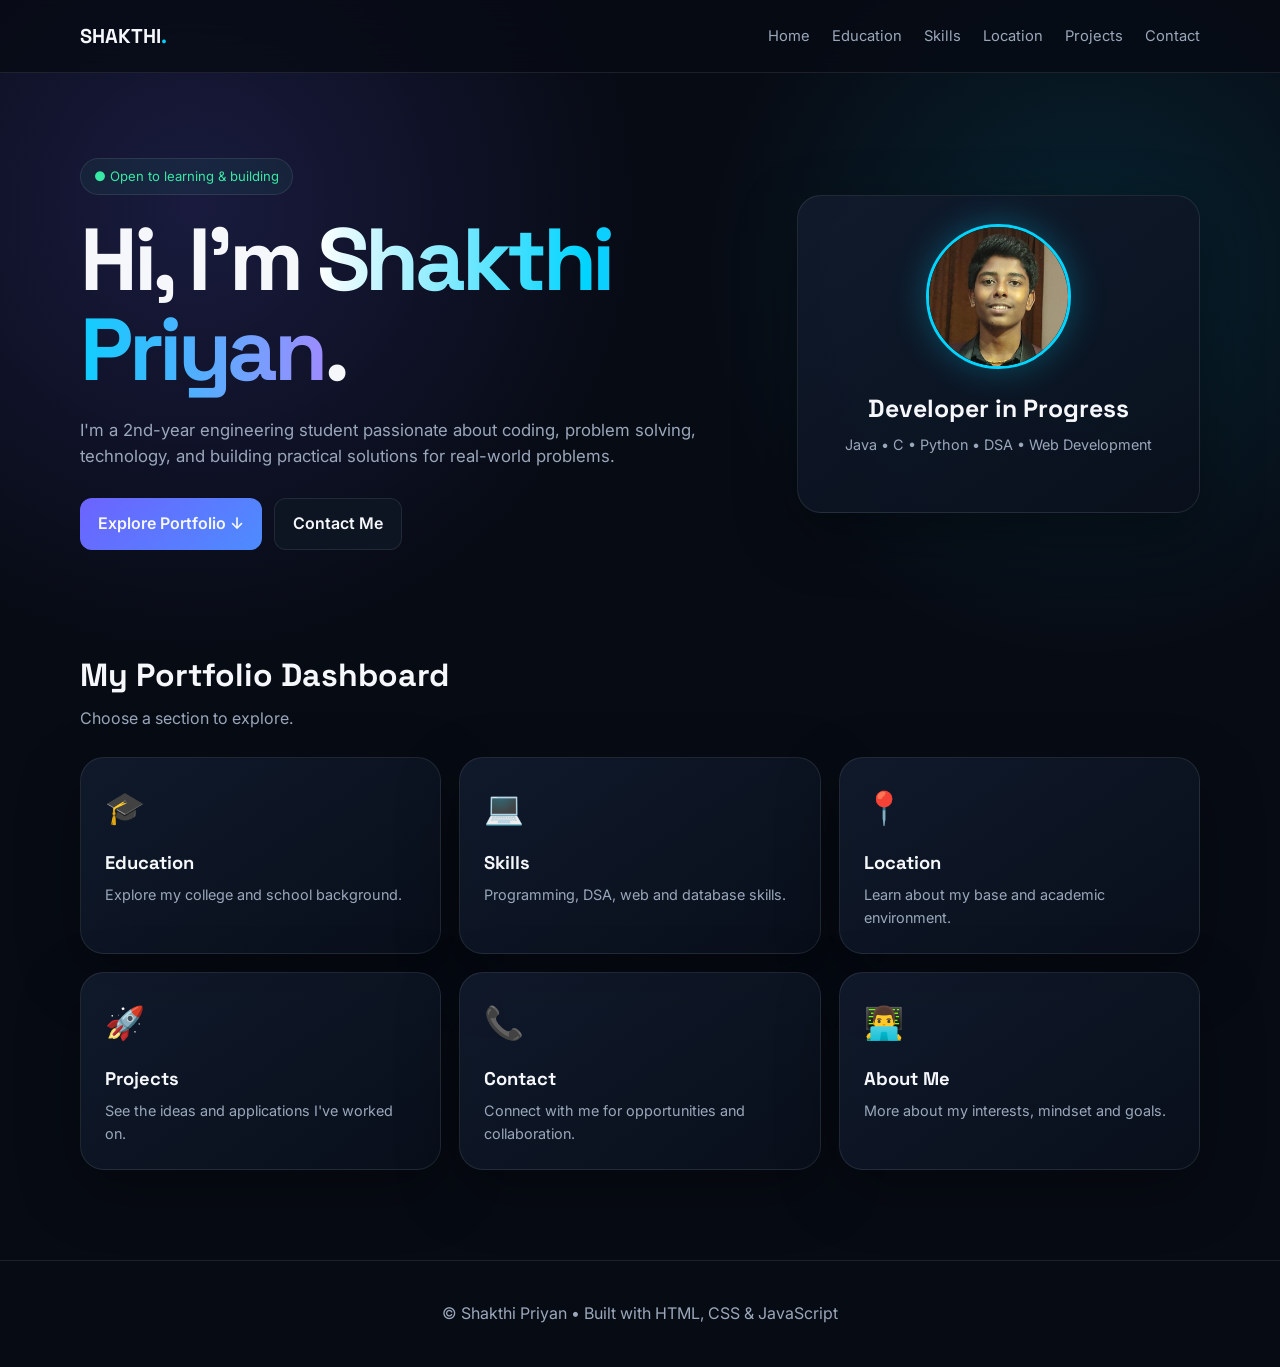
<file: index.html>
<!DOCTYPE html>
<html lang="en">
<head>
<meta charset="UTF-8">
<meta name="viewport" content="width=device-width, initial-scale=1.0">
<title>Shakthi Priyan | Portfolio</title>
<link rel="stylesheet" href="style.css">
</head>
<body>

<nav class="nav">
  <div class="container nav-inner">
    <a class="logo" href="index.html">SHAKTHI<span>.</span></a>
    <ul class="nav-links">
      <li><a href="index.html">Home</a></li>
      <li><a href="education.html">Education</a></li>
      <li><a href="skills.html">Skills</a></li>
      <li><a href="location.html">Location</a></li>
      <li><a href="projects.html">Projects</a></li>
      <li><a href="contact.html">Contact</a></li>
    </ul>
  </div>
</nav>

<main>
<section class="hero">
<div class="container hero-grid">
<div>
<span class="badge">● Open to learning & building</span>
<h1>Hi, I'm <span class="gradient">Shakthi Priyan</span>.</h1>
<p>I'm a 2nd-year engineering student passionate about coding, problem solving, technology, and building practical solutions for real-world problems.</p>
<div class="buttons">
<a class="btn primary" href="#dashboard">Explore Portfolio ↓</a>
<a class="btn" href="contact.html">Contact Me</a>
</div>
</div>
<div class="profile-card">
<div class="avatar">
    <img src="profile.jpg" alt="Shakthi Priyan">
</div>
<h2>Developer in Progress</h2>
<p>Java • C • Python • DSA • Web Development</p>
</div>
</div>
</section>

<section id="dashboard">
<div class="container">
<div class="section-title">
<h2>My Portfolio Dashboard</h2>
<p>Choose a section to explore.</p>
</div>
<div class="dashboard-grid">
<a class="card card-link" href="education.html"><div class="icon">🎓</div><h3>Education</h3><p>Explore my college and school background.</p></a>
<a class="card card-link" href="skills.html"><div class="icon">💻</div><h3>Skills</h3><p>Programming, DSA, web and database skills.</p></a>
<a class="card card-link" href="location.html"><div class="icon">📍</div><h3>Location</h3><p>Learn about my base and academic environment.</p></a>
<a class="card card-link" href="projects.html"><div class="icon">🚀</div><h3>Projects</h3><p>See the ideas and applications I've worked on.</p></a>
<a class="card card-link" href="contact.html"><div class="icon">📞</div><h3>Contact</h3><p>Connect with me for opportunities and collaboration.</p></a>
<a class="card card-link" href="about.html"><div class="icon">👨‍💻</div><h3>About Me</h3><p>More about my interests, mindset and goals.</p></a>
</div>
</div>
</section>
</main>

<footer>
  <div class="container">© <span id="year"></span> Shakthi Priyan • Built with HTML, CSS & JavaScript</div>
</footer>
</file>
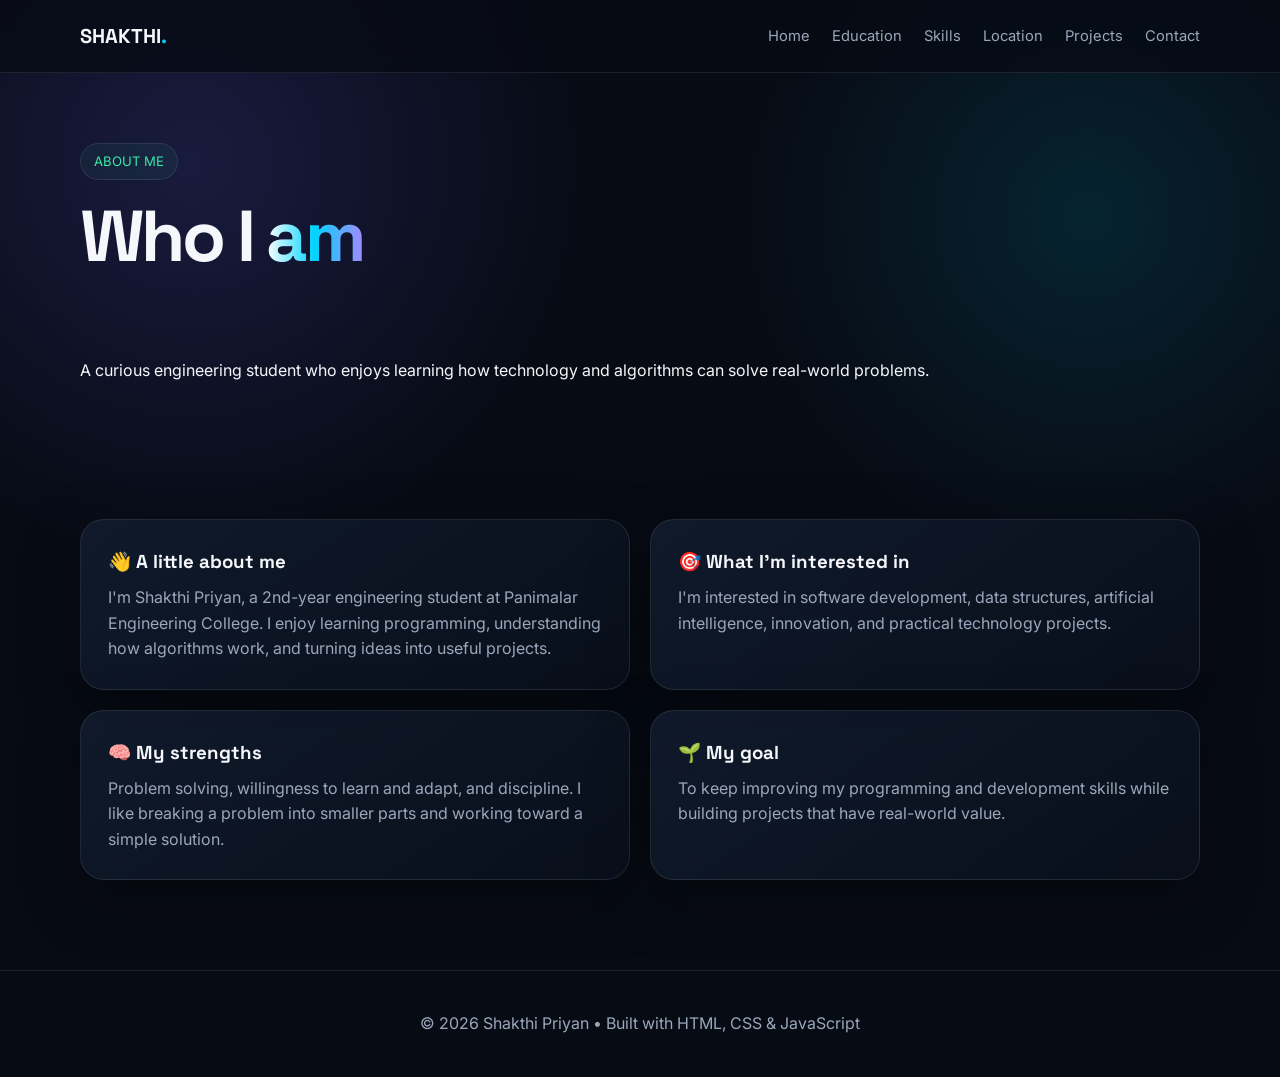
<file: about.html>
<!DOCTYPE html>
<html lang="en"><head><meta charset="UTF-8"><meta name="viewport" content="width=device-width, initial-scale=1.0">
<title>About Me | Shakthi Priyan</title><link rel="stylesheet" href="style.css"></head>
<body>
<nav class="nav">
  <div class="container nav-inner">
    <a class="logo" href="index.html">SHAKTHI<span>.</span></a>
    <ul class="nav-links">
      <li><a href="index.html">Home</a></li>
      <li><a href="education.html">Education</a></li>
      <li><a href="skills.html">Skills</a></li>
      <li><a href="location.html">Location</a></li>
      <li><a href="projects.html">Projects</a></li>
      <li><a href="contact.html">Contact</a></li>
    </ul>
  </div>
</nav>

<main><section class="page-header"><div class="container"><span class="badge">ABOUT ME</span><h1>Who I <span class="gradient">am</span></h1><p class="hero p">A curious engineering student who enjoys learning how technology and algorithms can solve real-world problems.</p></div></section>
<section><div class="container content-grid">
<div class="card content-card"><h3>👋 A little about me</h3><p>I'm Shakthi Priyan, a 2nd-year engineering student at Panimalar Engineering College. I enjoy learning programming, understanding how algorithms work, and turning ideas into useful projects.</p></div>
<div class="card content-card"><h3>🎯 What I'm interested in</h3><p>I'm interested in software development, data structures, artificial intelligence, innovation, and practical technology projects.</p></div>
<div class="card content-card"><h3>🧠 My strengths</h3><p>Problem solving, willingness to learn and adapt, and discipline. I like breaking a problem into smaller parts and working toward a simple solution.</p></div>
<div class="card content-card"><h3>🌱 My goal</h3><p>To keep improving my programming and development skills while building projects that have real-world value.</p></div>
</div></section></main>
<footer>
  <div class="container">© <span id="year"></span> Shakthi Priyan • Built with HTML, CSS & JavaScript</div>
</footer>
<script src="script.js"></script></body></html>
</file>
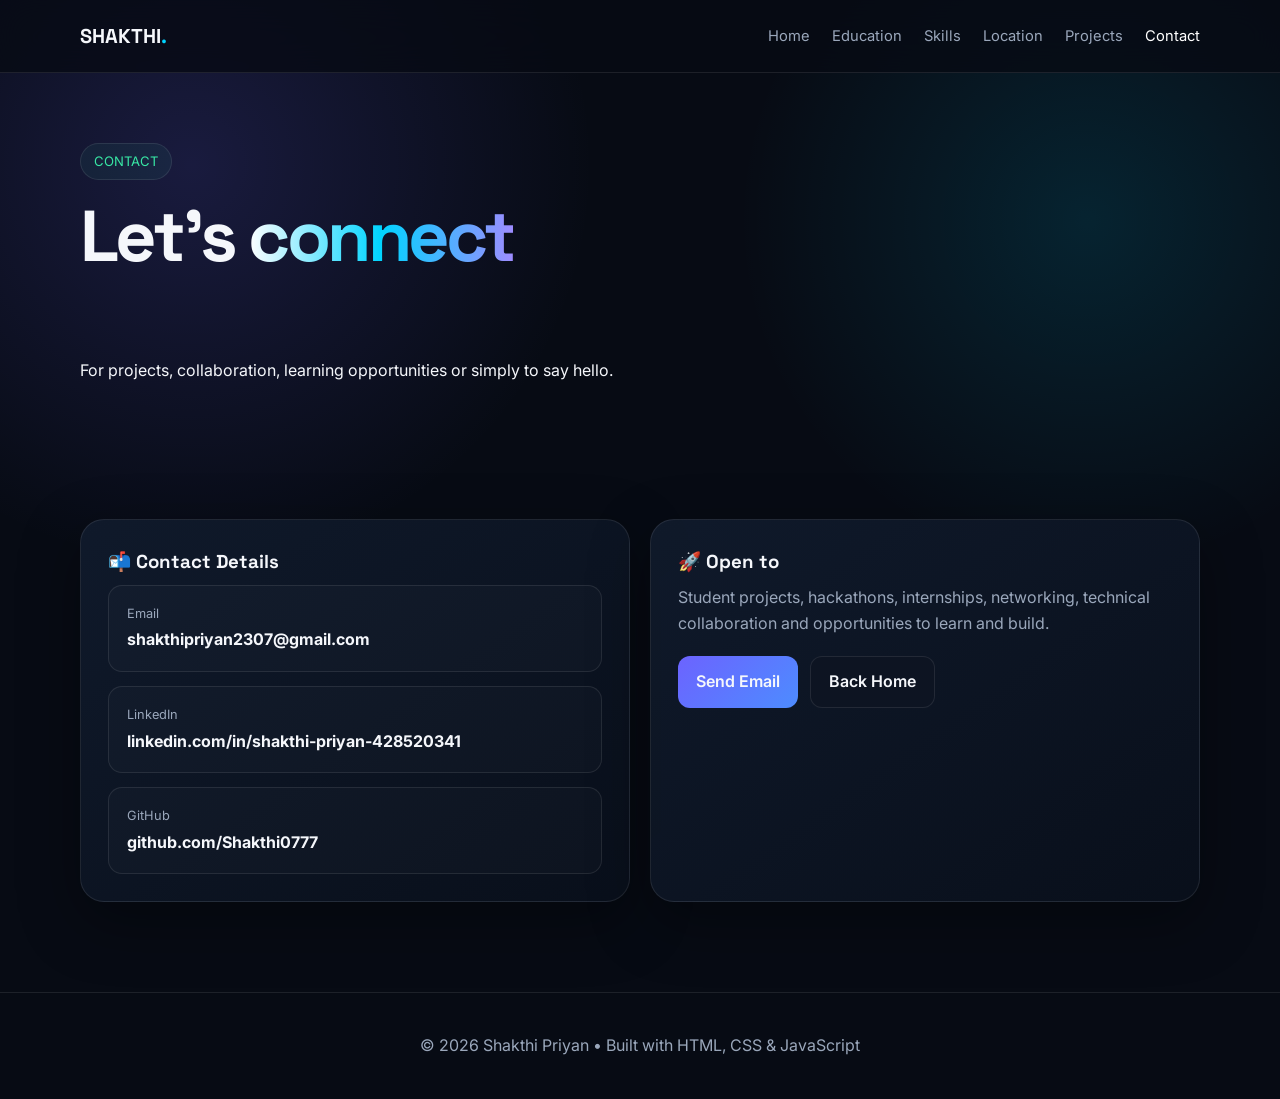
<file: contact.html>
<!DOCTYPE html>
<html lang="en"><head><meta charset="UTF-8"><meta name="viewport" content="width=device-width, initial-scale=1.0">
<title>Contact | Shakthi Priyan</title><link rel="stylesheet" href="style.css"></head>
<body>
<nav class="nav">
  <div class="container nav-inner">
    <a class="logo" href="index.html">SHAKTHI<span>.</span></a>
    <ul class="nav-links">
      <li><a href="index.html">Home</a></li>
      <li><a href="education.html">Education</a></li>
      <li><a href="skills.html">Skills</a></li>
      <li><a href="location.html">Location</a></li>
      <li><a href="projects.html">Projects</a></li>
      <li><a href="contact.html">Contact</a></li>
    </ul>
  </div>
</nav>

<main><section class="page-header"><div class="container"><span class="badge">CONTACT</span><h1>Let's <span class="gradient">connect</span></h1><p class="hero p">For projects, collaboration, learning opportunities or simply to say hello.</p></div></section>
<section><div class="container content-grid">

<div class="card content-card">
    <h3>📬 Contact Details</h3>

    <div class="contact-list">

        <div class="contact-item">
            <span>Email</span>
            <strong>
                <a href="mailto:shakthipriyan2307@gmail.com">
                    shakthipriyan2307@gmail.com
                </a>
            </strong>
        </div>

        <div class="contact-item">
            <span>LinkedIn</span>
            <strong>
                <a href="https://www.linkedin.com/in/shakthi-priyan-428520341"
                   target="_blank"
                   rel="noopener noreferrer">
                    linkedin.com/in/shakthi-priyan-428520341
                </a>
            </strong>
        </div>

        <div class="contact-item">
            <span>GitHub</span>
            <strong>
                <a href="https://github.com/Shakthi0777"
                   target="_blank"
                   rel="noopener noreferrer">
                    github.com/Shakthi0777
                </a>
            </strong>
        </div>

    </div>
</div>


<div class="card content-card">
    <h3>🚀 Open to</h3>

    <p>
        Student projects, hackathons, internships, networking,
        technical collaboration and opportunities to learn and build.
    </p>

    <div class="buttons" style="margin-top:20px">
        <a class="btn primary"
           href="mailto:shakthipriyan2307@gmail.com">
            Send Email
        </a>

        <a class="btn" href="index.html">
            Back Home
        </a>
    </div>
</div>
</div></section></main>
<footer>
  <div class="container">© <span id="year"></span> Shakthi Priyan • Built with HTML, CSS & JavaScript</div>
</footer>
<script src="script.js"></script></body></html>
</file>
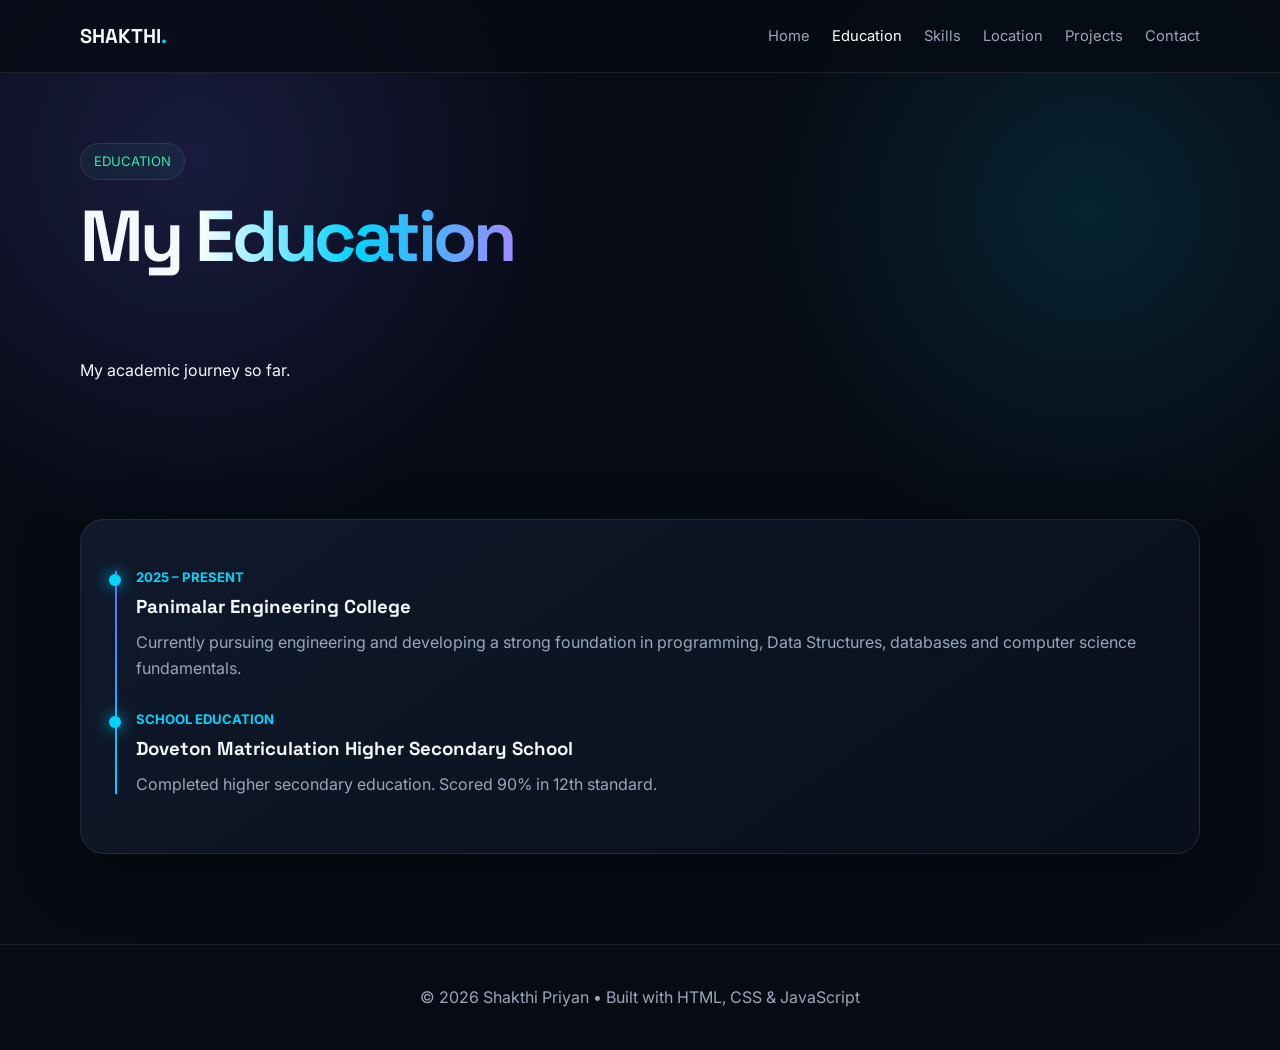
<file: education.html>
<!DOCTYPE html>
<html lang="en"><head><meta charset="UTF-8"><meta name="viewport" content="width=device-width, initial-scale=1.0">
<title>Education | Shakthi Priyan</title><link rel="stylesheet" href="style.css"></head>
<body>
<nav class="nav">
  <div class="container nav-inner">
    <a class="logo" href="index.html">SHAKTHI<span>.</span></a>
    <ul class="nav-links">
      <li><a href="index.html">Home</a></li>
      <li><a href="education.html">Education</a></li>
      <li><a href="skills.html">Skills</a></li>
      <li><a href="location.html">Location</a></li>
      <li><a href="projects.html">Projects</a></li>
      <li><a href="contact.html">Contact</a></li>
    </ul>
  </div>
</nav>

<main><section class="page-header"><div class="container"><span class="badge">EDUCATION</span><h1>My <span class="gradient">Education</span></h1><p class="hero p">My academic journey so far.</p></div></section>
<section><div class="container card content-card"><div class="timeline">
<div class="timeline-item"><div class="meta">2025 – PRESENT</div><h3>Panimalar Engineering College</h3><p>Currently pursuing engineering and developing a strong foundation in programming, Data Structures, databases and computer science fundamentals.</p></div>
<div class="timeline-item"><div class="meta">SCHOOL EDUCATION</div><h3>Doveton Matriculation Higher Secondary School</h3><p>Completed higher secondary education. Scored 90% in 12th standard.</p></div>
</div></div></section></main>
<footer>
  <div class="container">© <span id="year"></span> Shakthi Priyan • Built with HTML, CSS & JavaScript</div>
</footer>
<script src="script.js"></script></body></html>
</file>
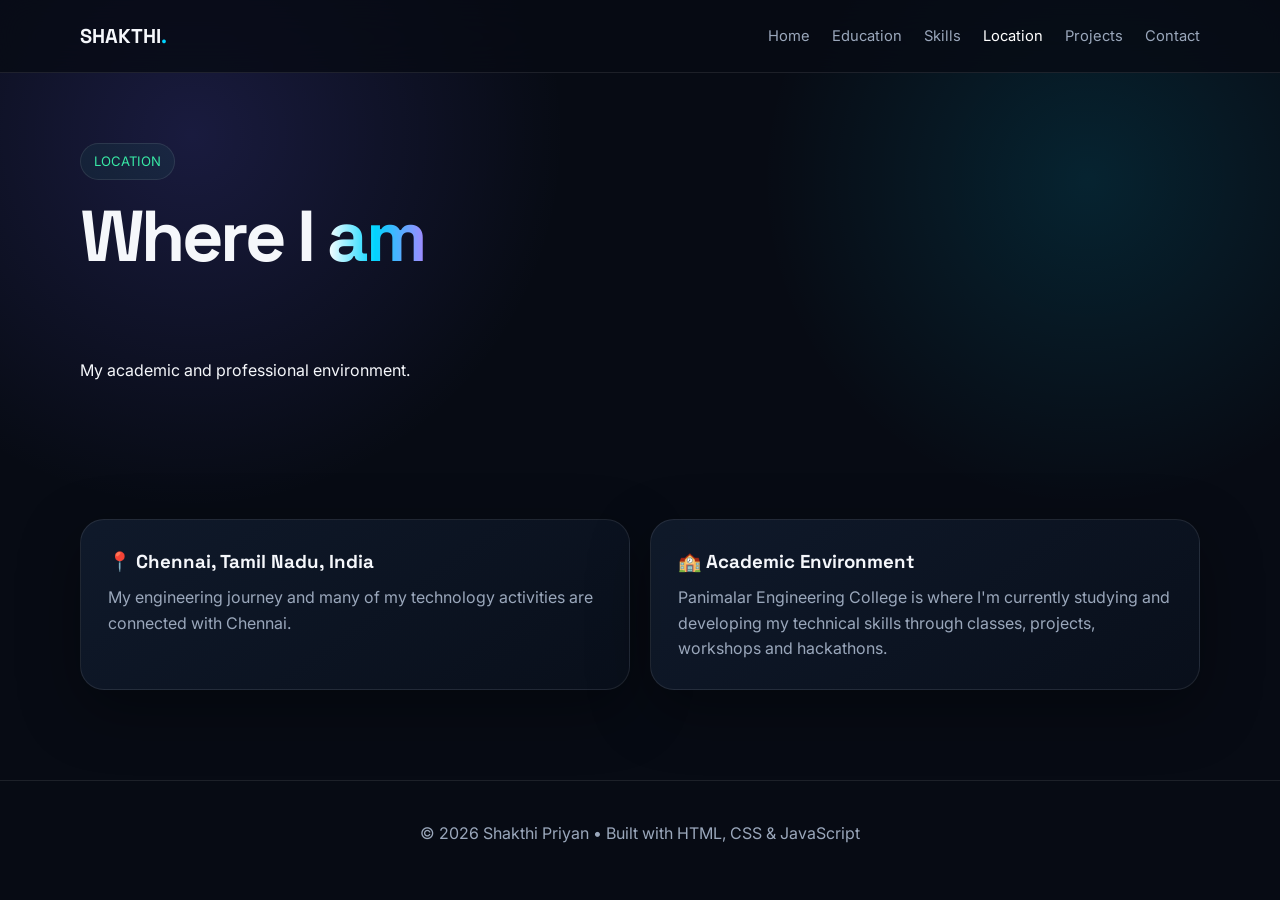
<file: location.html>
<!DOCTYPE html>
<html lang="en"><head><meta charset="UTF-8"><meta name="viewport" content="width=device-width, initial-scale=1.0">
<title>Location | Shakthi Priyan</title><link rel="stylesheet" href="style.css"></head>
<body>
<nav class="nav">
  <div class="container nav-inner">
    <a class="logo" href="index.html">SHAKTHI<span>.</span></a>
    <ul class="nav-links">
      <li><a href="index.html">Home</a></li>
      <li><a href="education.html">Education</a></li>
      <li><a href="skills.html">Skills</a></li>
      <li><a href="location.html">Location</a></li>
      <li><a href="projects.html">Projects</a></li>
      <li><a href="contact.html">Contact</a></li>
    </ul>
  </div>
</nav>

<main><section class="page-header"><div class="container"><span class="badge">LOCATION</span><h1>Where I <span class="gradient">am</span></h1><p class="hero p">My academic and professional environment.</p></div></section>
<section><div class="container content-grid">
<div class="card content-card"><h3>📍 Chennai, Tamil Nadu, India</h3><p>My engineering journey and many of my technology activities are connected with Chennai.</p></div>
<div class="card content-card"><h3>🏫 Academic Environment</h3><p>Panimalar Engineering College is where I'm currently studying and developing my technical skills through classes, projects, workshops and hackathons.</p></div>
</div></section></main>
<footer>
  <div class="container">© <span id="year"></span> Shakthi Priyan • Built with HTML, CSS & JavaScript</div>
</footer>
<script src="script.js"></script></body></html>
</file>
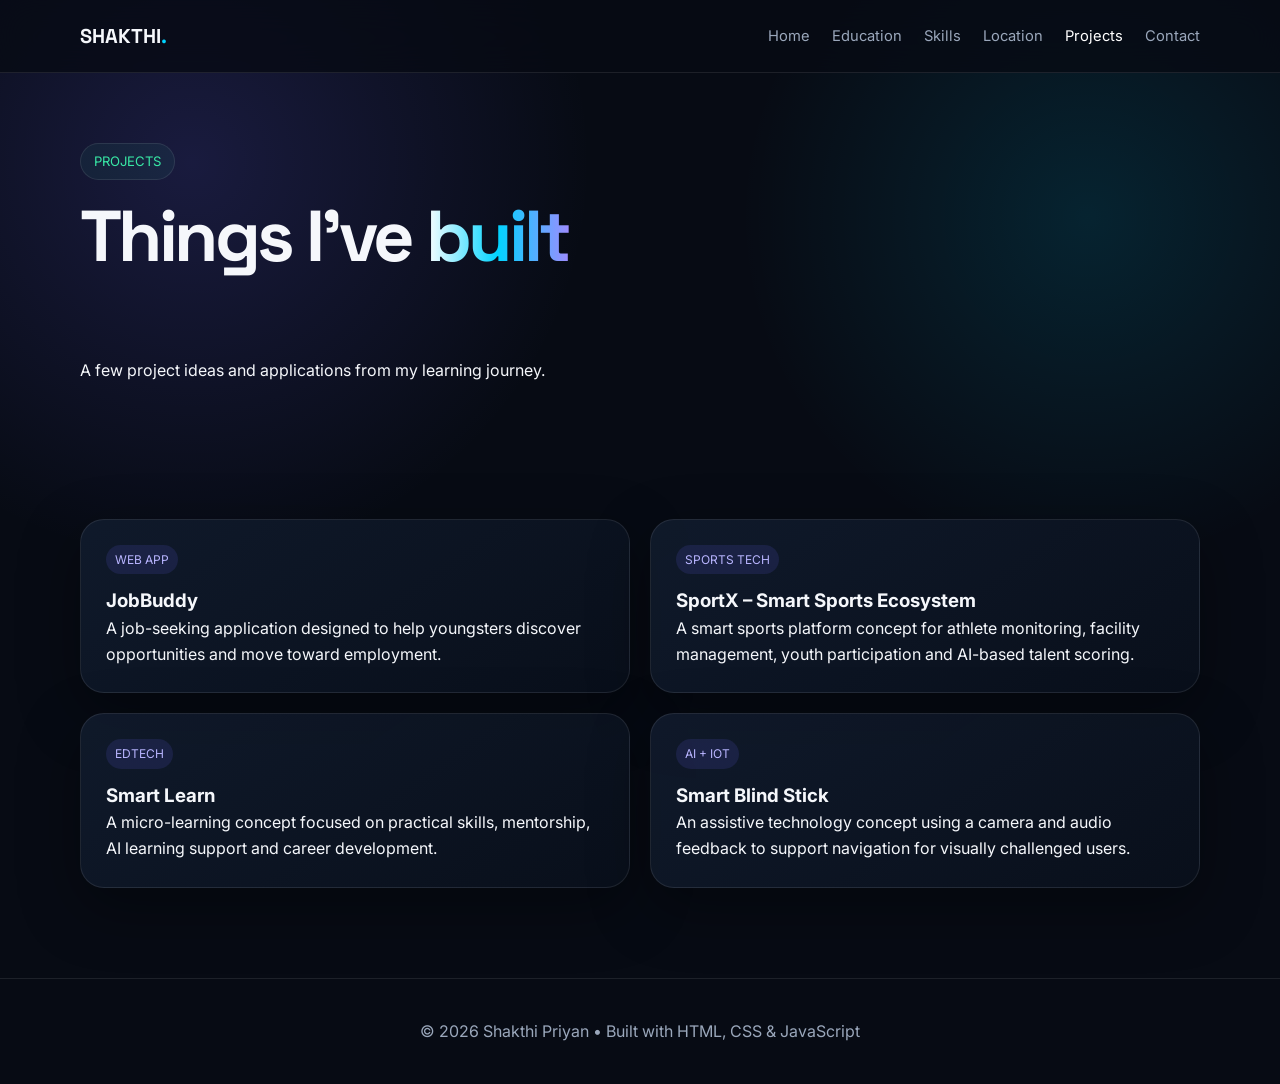
<file: projects.html>
<!DOCTYPE html>
<html lang="en"><head><meta charset="UTF-8"><meta name="viewport" content="width=device-width, initial-scale=1.0">
<title>Projects | Shakthi Priyan</title><link rel="stylesheet" href="style.css"></head>
<body>
<nav class="nav">
  <div class="container nav-inner">
    <a class="logo" href="index.html">SHAKTHI<span>.</span></a>
    <ul class="nav-links">
      <li><a href="index.html">Home</a></li>
      <li><a href="education.html">Education</a></li>
      <li><a href="skills.html">Skills</a></li>
      <li><a href="location.html">Location</a></li>
      <li><a href="projects.html">Projects</a></li>
      <li><a href="contact.html">Contact</a></li>
    </ul>
  </div>
</nav>

<main><section class="page-header"><div class="container"><span class="badge">PROJECTS</span><h1>Things I've <span class="gradient">built</span></h1><p class="hero p">A few project ideas and applications from my learning journey.</p></div></section>
<section><div class="container content-grid">
<div class="card project"><span class="tag">WEB APP</span><h3>JobBuddy</h3><p>A job-seeking application designed to help youngsters discover opportunities and move toward employment.</p></div>
<div class="card project"><span class="tag">SPORTS TECH</span><h3>SportX – Smart Sports Ecosystem</h3><p>A smart sports platform concept for athlete monitoring, facility management, youth participation and AI-based talent scoring.</p></div>
<div class="card project"><span class="tag">EDTECH</span><h3>Smart Learn</h3><p>A micro-learning concept focused on practical skills, mentorship, AI learning support and career development.</p></div>
<div class="card project"><span class="tag">AI + IOT</span><h3>Smart Blind Stick</h3><p>An assistive technology concept using a camera and audio feedback to support navigation for visually challenged users.</p></div>
</div></section></main>
<footer>
  <div class="container">© <span id="year"></span> Shakthi Priyan • Built with HTML, CSS & JavaScript</div>
</footer>
<script src="script.js"></script></body></html>
</file>
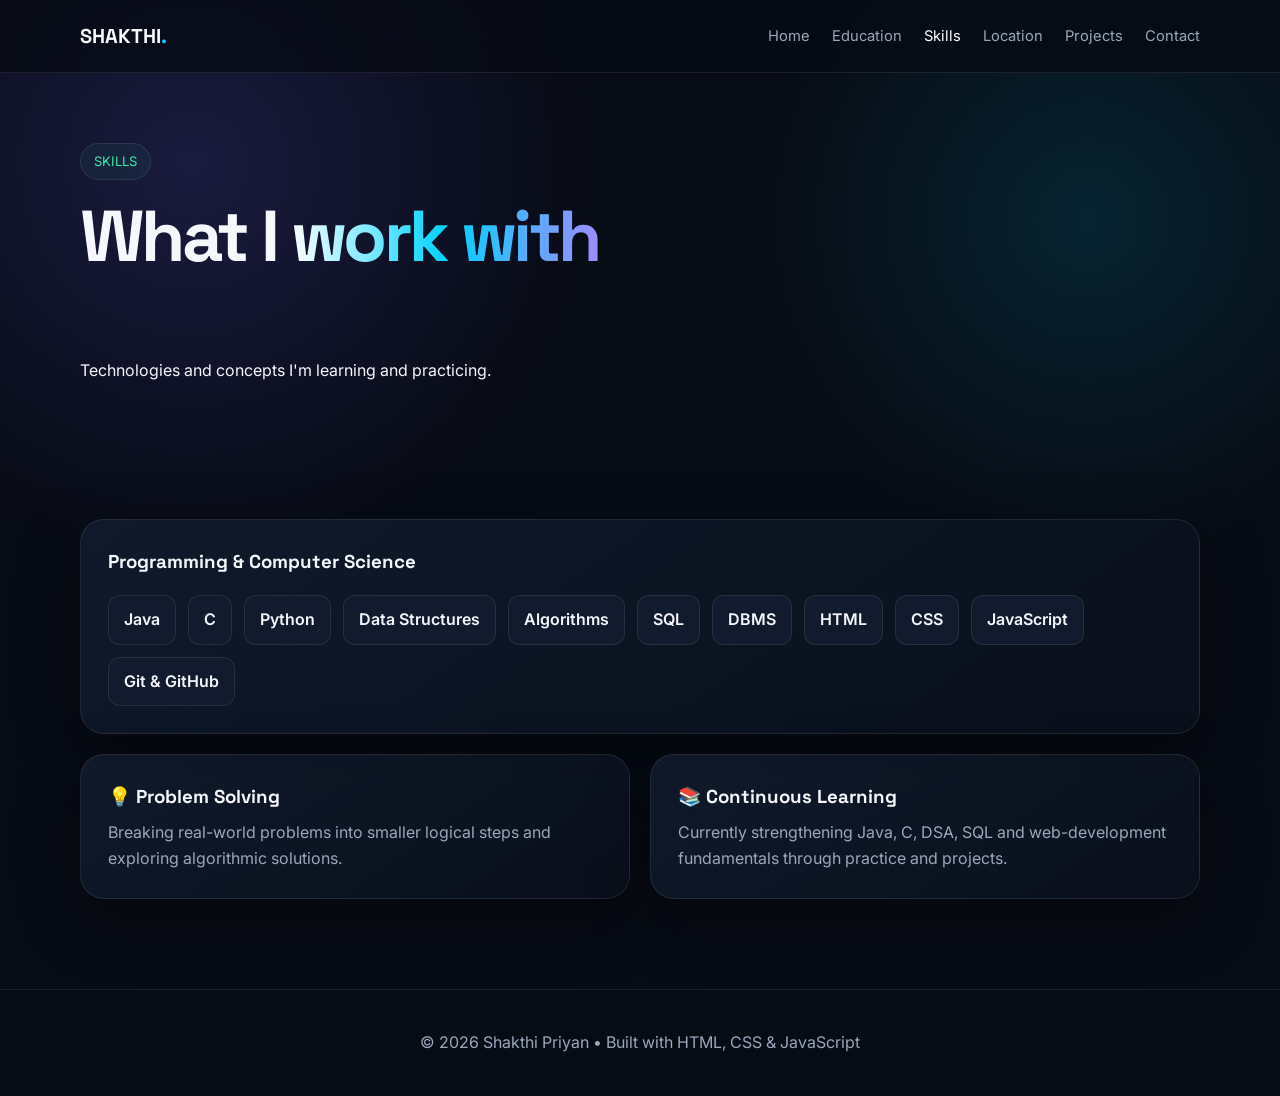
<file: skills.html>
<!DOCTYPE html>
<html lang="en"><head><meta charset="UTF-8"><meta name="viewport" content="width=device-width, initial-scale=1.0">
<title>Skills | Shakthi Priyan</title><link rel="stylesheet" href="style.css"></head>
<body>
<nav class="nav">
  <div class="container nav-inner">
    <a class="logo" href="index.html">SHAKTHI<span>.</span></a>
    <ul class="nav-links">
      <li><a href="index.html">Home</a></li>
      <li><a href="education.html">Education</a></li>
      <li><a href="skills.html">Skills</a></li>
      <li><a href="location.html">Location</a></li>
      <li><a href="projects.html">Projects</a></li>
      <li><a href="contact.html">Contact</a></li>
    </ul>
  </div>
</nav>

<main><section class="page-header"><div class="container"><span class="badge">SKILLS</span><h1>What I <span class="gradient">work with</span></h1><p class="hero p">Technologies and concepts I'm learning and practicing.</p></div></section>
<section><div class="container">
<div class="card content-card"><h3>Programming & Computer Science</h3><div class="skills">
<span class="skill">Java</span><span class="skill">C</span><span class="skill">Python</span><span class="skill">Data Structures</span><span class="skill">Algorithms</span><span class="skill">SQL</span><span class="skill">DBMS</span><span class="skill">HTML</span><span class="skill">CSS</span><span class="skill">JavaScript</span><span class="skill">Git & GitHub</span>
</div></div>
<div class="content-grid" style="margin-top:20px">
<div class="card content-card"><h3>💡 Problem Solving</h3><p>Breaking real-world problems into smaller logical steps and exploring algorithmic solutions.</p></div>
<div class="card content-card"><h3>📚 Continuous Learning</h3><p>Currently strengthening Java, C, DSA, SQL and web-development fundamentals through practice and projects.</p></div>
</div>
</div></section></main>
<footer>
  <div class="container">© <span id="year"></span> Shakthi Priyan • Built with HTML, CSS & JavaScript</div>
</footer>
<script src="script.js"></script></body></html>
</file>
<file: style.css>
@import url('https://fonts.googleapis.com/css2?family=Inter:wght@400;500;600;700;800&family=Space+Grotesk:wght@500;600;700&display=swap');

:root{
  --bg:#070b14;
  --panel:#0d1422;
  --panel2:#111b2d;
  --text:#f5f7fb;
  --muted:#9aa7bb;
  --line:rgba(255,255,255,.09);
  --accent:#6c63ff;
  --accent2:#00d4ff;
  --success:#38e8a5;
  --shadow:0 20px 60px rgba(0,0,0,.35);
}

*{box-sizing:border-box;margin:0;padding:0}
html{scroll-behavior:smooth}
body{
  min-height:100vh;
  background:
    radial-gradient(circle at 15% 15%,rgba(108,99,255,.18),transparent 28%),
    radial-gradient(circle at 85% 20%,rgba(0,212,255,.12),transparent 25%),
    var(--bg);
  color:var(--text);
  font-family:Inter,Arial,sans-serif;
  line-height:1.6;
}
a{text-decoration:none;color:inherit}
.container{width:min(1120px,92%);margin:auto}
.nav{
  position:sticky;top:0;z-index:100;
  backdrop-filter:blur(18px);
  background:rgba(7,11,20,.78);
  border-bottom:1px solid var(--line);
}
.nav-inner{min-height:72px;display:flex;align-items:center;justify-content:space-between;gap:25px}
.logo{font-family:"Space Grotesk";font-size:1.25rem;font-weight:700}
.logo span{color:var(--accent2)}
.nav-links{display:flex;gap:22px;list-style:none;flex-wrap:wrap}
.nav-links a{color:var(--muted);font-size:.92rem;transition:.25s}
.nav-links a:hover,.nav-links a.active{color:#fff}
.hero{padding:85px 0 55px}
.hero-grid{display:grid;grid-template-columns:1.25fr .75fr;gap:45px;align-items:center}
.badge{
  display:inline-flex;padding:7px 13px;border:1px solid var(--line);
  border-radius:999px;color:var(--success);background:rgba(56,232,165,.06);
  font-size:.82rem;margin-bottom:20px
}
h1{font-family:"Space Grotesk";font-size:clamp(2.7rem,7vw,5.5rem);line-height:1.02;letter-spacing:-.05em}
.gradient{background:linear-gradient(90deg,#fff,var(--accent2),#9d8cff);-webkit-background-clip:text;background-clip:text;color:transparent}
.hero p{max-width:680px;color:var(--muted);font-size:1.05rem;margin:22px 0 28px}
.buttons{display:flex;gap:12px;flex-wrap:wrap}
.btn{
  display:inline-flex;align-items:center;justify-content:center;
  padding:12px 18px;border-radius:12px;font-weight:600;border:1px solid var(--line);
  background:var(--panel);transition:.25s
}
.btn:hover{transform:translateY(-3px);border-color:rgba(108,99,255,.6)}
.btn.primary{background:linear-gradient(135deg,var(--accent),#4d8cff);border:none}
.profile-card,.card{
  background:linear-gradient(145deg,rgba(17,27,45,.9),rgba(10,16,28,.88));
  border:1px solid var(--line);border-radius:24px;box-shadow:var(--shadow)
}
.profile-card{padding:28px;text-align:center}
.avatar {
    width: 145px;
    height: 145px;
    margin: 0 auto 20px;
    border-radius: 50%;
    overflow: hidden;
    border: 3px solid var(--accent2);
    box-shadow: 0 0 35px rgba(0, 212, 255, 0.3);
}

.avatar img {
    width: 100%;
    height: 100%;
    object-fit: cover;
    display: block;
}
.profile-card h2{font-family:"Space Grotesk";font-size:1.55rem}
.profile-card p{color:var(--muted);font-size:.9rem;margin-top:5px}
section{padding:45px 0}
.section-title{margin-bottom:25px}
.section-title h2{font-family:"Space Grotesk";font-size:2rem}
.section-title p{color:var(--muted);margin-top:5px}
.dashboard-grid{display:grid;grid-template-columns:repeat(3,1fr);gap:18px}
.card-link{padding:24px;min-height:165px;transition:.3s}
.card-link:hover{transform:translateY(-6px);border-color:rgba(0,212,255,.35)}
.icon{font-size:2rem;margin-bottom:15px}
.card-link h3{font-family:"Space Grotesk";font-size:1.15rem}
.card-link p{color:var(--muted);font-size:.9rem;margin-top:6px}
.page-header{padding:70px 0 35px}
.page-header h1{font-size:clamp(2.5rem,6vw,4.5rem)}
.content-grid{display:grid;grid-template-columns:repeat(2,1fr);gap:20px}
.content-card{padding:27px}
.content-card h3{font-family:"Space Grotesk";margin-bottom:8px}
.content-card p,.content-card li{color:var(--muted)}
.timeline{position:relative;margin-top:20px;padding-left:28px}
.timeline:before{content:"";position:absolute;left:7px;top:4px;bottom:4px;width:2px;background:linear-gradient(var(--accent),var(--accent2))}
.timeline-item{position:relative;margin-bottom:28px}
.timeline-item:before{content:"";position:absolute;left:-27px;top:7px;width:12px;height:12px;border-radius:50%;background:var(--accent2);box-shadow:0 0 16px var(--accent2)}
.meta{color:var(--accent2);font-size:.82rem;font-weight:700;margin-bottom:4px}
.skills{display:flex;gap:12px;flex-wrap:wrap;margin-top:18px}
.skill{padding:11px 15px;border-radius:12px;background:var(--panel2);border:1px solid var(--line);font-weight:600}
.project{padding:25px}
.project .tag{display:inline-block;padding:5px 9px;border-radius:999px;background:rgba(108,99,255,.13);color:#b9b5ff;font-size:.75rem;margin-bottom:12px}
.contact-list{display:grid;gap:14px}
.contact-item{padding:18px;border:1px solid var(--line);border-radius:14px;background:rgba(255,255,255,.02)}
.contact-item span{display:block;color:var(--muted);font-size:.8rem}
.contact-item strong{display:block;margin-top:3px}
footer{padding:40px 0;text-align:center;color:var(--muted);border-top:1px solid var(--line);margin-top:45px}
@media(max-width:800px){
  .hero-grid,.content-grid{grid-template-columns:1fr}
  .dashboard-grid{grid-template-columns:repeat(2,1fr)}
  .nav-inner{align-items:flex-start;padding:14px 0;flex-direction:column}
}
@media(max-width:520px){
  .dashboard-grid{grid-template-columns:1fr}
  .hero{padding-top:55px}
}
.avatar {
    width: 145px;
    height: 145px;
    margin: 0 auto 20px;
    border-radius: 50%;
    overflow: hidden;
    border: 3px solid var(--accent2);
    box-shadow: 0 0 35px rgba(0, 212, 255, 0.3);
}

.avatar img {
    width: 100%;
    height: 100%;
    object-fit: cover;
    display: block;
}
</file>
